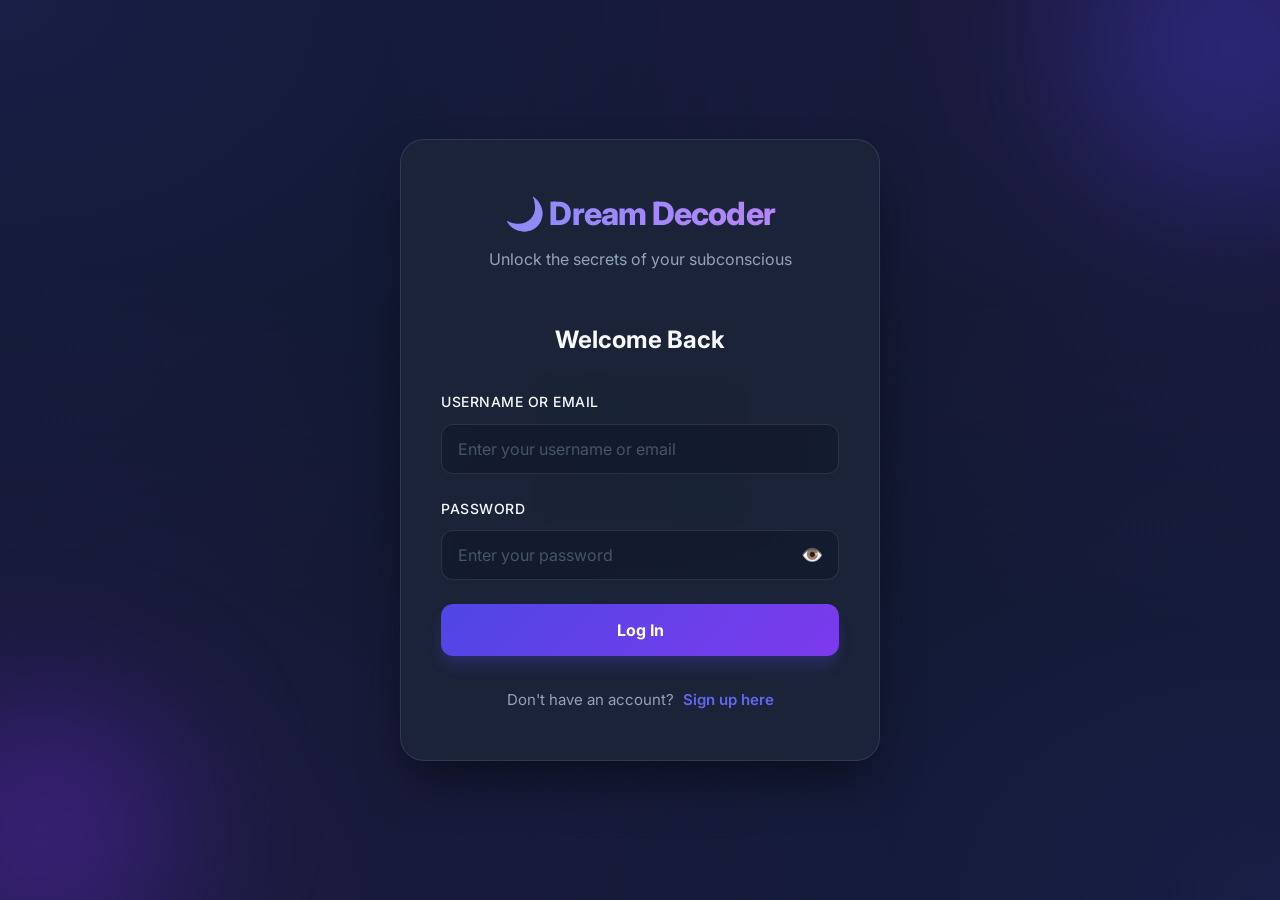
<file: frontend/login.html>
<!DOCTYPE html>
<html lang="en">

<head>
    <meta charset="UTF-8">
    <meta name="viewport" content="width=device-width, initial-scale=1.0">
    <title>Dream Decoder - Login</title>
    <link rel="preconnect" href="https://fonts.googleapis.com">
    <link rel="preconnect" href="https://fonts.gstatic.com" crossorigin>
    <!-- Web Fonts -->
    <link href="https://fonts.googleapis.com/css2?family=Inter:wght@400;500;600;700;800&display=swap" rel="stylesheet">
    <link rel="stylesheet" href="css/styles.css">
    <link rel="stylesheet" href="css/auth.css">
</head>

<body class="auth-page">
    <div class="auth-bg-shapes">
        <div class="shape shape-1"></div>
        <div class="shape shape-2"></div>
    </div>
    <div class="auth-container">
        <div class="auth-card">
            <div class="auth-header">
                <h1>🌙 Dream Decoder</h1>
                <p>Unlock the secrets of your subconscious</p>
            </div>

            <!-- Login Form -->
            <form id="loginForm" class="auth-form">
                <h2 data-i18n="auth_welcome">Welcome Back</h2>

                <div class="form-group">
                    <label for="loginUsername" data-i18n="auth_username">Username or Email</label>
                    <input type="text" id="loginUsername" name="username" required autocomplete="username"
                        data-i18n-placeholder="auth_username_placeholder" placeholder="Enter your username or email">
                </div>

                <div class="form-group">
                    <label for="loginPassword" data-i18n="auth_password">Password</label>
                    <div class="password-input-wrapper">
                        <input type="password" id="loginPassword" name="password" required
                            autocomplete="current-password" data-i18n-placeholder="auth_password_placeholder"
                            placeholder="Enter your password">
                        <button type="button" class="toggle-password" data-target="loginPassword"
                            title="Toggle password visibility">
                            <span class="eye-icon">👁️</span>
                        </button>
                    </div>
                </div>

                <button type="submit" class="btn btn-primary btn-block">
                    <span class="btn-text" data-i18n="btn_login">Log In</span>
                    <span class="btn-status" style="display: none;">
                        <span class="btn-loader" style="display: inline-block; vertical-align: middle;"></span>
                        <span data-i18n="auth_logging_in" style="margin-left: 8px;">Logging in...</span>
                    </span>
                </button>

                <p class="auth-switch">
                    <span data-i18n="auth_no_account">Don't have an account?</span>
                    <a href="#" id="showSignup" data-i18n="auth_to_signup">Sign up here</a>
                </p>
            </form>

            <!-- Signup Form -->
            <form id="signupForm" class="auth-form" style="display: none;">
                <h2 data-i18n="auth_create_account">Create Account</h2>

                <div class="form-group">
                    <label for="signupUsername" data-i18n="auth_username">Username</label>
                    <input type="text" id="signupUsername" name="username" required autocomplete="username"
                        data-i18n-placeholder="auth_signup_username_hint"
                        placeholder="Choose a username (3-20 characters)" pattern="[a-zA-Z0-9_]{3,20}">
                    <small data-i18n="auth_username_hint">Letters, numbers, and underscores only</small>
                </div>

                <div class="form-group">
                    <label for="signupEmail" data-i18n="auth_email">Email</label>
                    <input type="email" id="signupEmail" name="email" required autocomplete="email"
                        data-i18n-placeholder="auth_email_placeholder" placeholder="Enter your email">
                </div>

                <div class="form-group">
                    <label for="signupPassword" data-i18n="auth_password">Password</label>
                    <div class="password-input-wrapper">
                        <input type="password" id="signupPassword" name="password" required autocomplete="new-password"
                            data-i18n-placeholder="auth_password_placeholder" placeholder="Create a strong password"
                            minlength="8">
                        <button type="button" class="toggle-password" data-target="signupPassword"
                            title="Toggle password visibility">
                            <span class="eye-icon">👁️</span>
                        </button>
                    </div>
                    <small data-i18n="auth_password_hint">At least 8 characters, 1 uppercase, 1 lowercase, 1
                        number</small>
                </div>

                <div class="form-group">
                    <label for="signupConfirmPassword" data-i18n="auth_confirm_password">Confirm Password</label>
                    <div class="password-input-wrapper">
                        <input type="password" id="signupConfirmPassword" name="confirmPassword" required
                            autocomplete="new-password" data-i18n-placeholder="auth_confirm_password_placeholder"
                            placeholder="Re-enter your password">
                        <button type="button" class="toggle-password" data-target="signupConfirmPassword"
                            title="Toggle password visibility">
                            <span class="eye-icon">👁️</span>
                        </button>
                    </div>
                </div>

                <button type="submit" class="btn btn-primary btn-block">
                    <span class="btn-text" data-i18n="btn_signup">Sign Up</span>
                    <span class="btn-status" style="display: none;">
                        <span class="btn-loader" style="display: inline-block; vertical-align: middle;"></span>
                        <span data-i18n="auth_creating_account">Creating account...</span>
                    </span>
                </button>

                <p class="auth-switch">
                    <span data-i18n="auth_has_account">Already have an account?</span>
                    <a href="#" id="showLogin" data-i18n="auth_to_login">Log in here</a>
                </p>
            </form>
        </div>
    </div>

    <script src="js/auth.js"></script>
    <script src="js/i18n.js"></script>
    <script>
        // Form switching
        document.getElementById('showSignup').addEventListener('click', (e) => {
            e.preventDefault();
            const loginForm = document.getElementById('loginForm');
            const signupForm = document.getElementById('signupForm');

            loginForm.style.opacity = '0';
            setTimeout(() => {
                loginForm.style.display = 'none';
                signupForm.style.display = 'block';
                signupForm.style.opacity = '1';
            }, 200);
        });

        document.getElementById('showLogin').addEventListener('click', (e) => {
            e.preventDefault();
            const loginForm = document.getElementById('loginForm');
            const signupForm = document.getElementById('signupForm');

            signupForm.style.opacity = '0';
            setTimeout(() => {
                signupForm.style.display = 'none';
                loginForm.style.display = 'block';
                loginForm.style.opacity = '1';
            }, 200);
        });

        // Login form submission
        document.getElementById('loginForm').addEventListener('submit', async (e) => {
            e.preventDefault();

            const btn = e.target.querySelector('button[type="submit"]');
            const btnText = btn.querySelector('.btn-text');
            const btnLoader = btn.querySelector('.btn-status');

            const username = document.getElementById('loginUsername').value.trim();
            const password = document.getElementById('loginPassword').value;

            try {
                btn.disabled = true;
                btnText.style.display = 'none';
                btnLoader.style.display = 'inline';

                await authService.login(username, password);

                // Redirect to main app
                window.location.href = '/';
            } catch (error) {
                alert('Login failed: ' + error.message);
                btn.disabled = false;
                btnText.style.display = 'inline';
                btnLoader.style.display = 'none';
            }
        });

        // Signup form submission
        document.getElementById('signupForm').addEventListener('submit', async (e) => {
            e.preventDefault();

            const btn = e.target.querySelector('button[type="submit"]');
            const btnText = btn.querySelector('.btn-text');
            const btnLoader = btn.querySelector('.btn-status');

            const username = document.getElementById('signupUsername').value.trim();
            const email = document.getElementById('signupEmail').value.trim();
            const password = document.getElementById('signupPassword').value;
            const confirmPassword = document.getElementById('signupConfirmPassword').value;
            const language = 'en'; // Default to English as per requirement

            // Validate passwords match
            if (password !== confirmPassword) {
                alert('Passwords do not match!');
                return;
            }

            try {
                btn.disabled = true;
                btnText.style.display = 'none';
                btnLoader.style.display = 'inline';

                await authService.signup(username, email, password, language);

                // Redirect to main app
                window.location.href = '/';
            } catch (error) {
                alert('Signup failed: ' + error.message);
                btn.disabled = false;
                btnText.style.display = 'inline';
                btnLoader.style.display = 'none';
            }
        });

        // Redirect if already logged in
        if (authService.isAuthenticated()) {
            window.location.href = '/';
        }

        // Password visibility toggle
        document.querySelectorAll('.toggle-password').forEach(button => {
            button.addEventListener('click', () => {
                const targetId = button.getAttribute('data-target');
                const passwordInput = document.getElementById(targetId);
                const eyeIcon = button.querySelector('.eye-icon');

                if (passwordInput.type === 'password') {
                    passwordInput.type = 'text';
                    eyeIcon.textContent = '🙈';
                } else {
                    passwordInput.type = 'password';
                    eyeIcon.textContent = '👁️';
                }
            });
        });
    </script>
</body>

</html>
</file>
<file: frontend/css/styles.css>
/* Dream Decoder - Main Stylesheet */
/* Midnight Voyage Theme */

/* ========================================
   CSS VARIABLES (Design Tokens)
   ======================================== */
:root {
    /* Colors from palette - Midnight Voyage */
    --color-midnight: #2F4157;
    --color-ocean: #577C8E;
    --color-foam: #DAE4EA;

    /* Background colors */
    --color-bg-primary: #1e2d3d;
    --color-bg-secondary: #2F4157;
    --color-bg-tertiary: #3a4f65;
    --color-bg-card: var(--color-bg-secondary);
    --color-bg-card-hover: var(--color-bg-tertiary);

    /* Accent colors */
    --color-primary: #577C8E;
    --color-primary-light: #6a91a5;
    --color-primary-dark: #486a7a;
    --color-secondary: #DAE4EA;
    --color-accent: #8fb3c4;

    /* Text colors */
    --color-text-primary: #f0f4f6;
    --color-text-secondary: #b8c9d4;
    --color-text-muted: #7d93a3;

    /* Semantic colors */
    --color-success: #7ec4a3;
    --color-warning: #e8c47a;
    --color-error: #d98a8a;
    --color-info: #8fb3c4;

    /* Emotion colors */
    --color-joy: #e8c47a;
    --color-sadness: #7d93a3;
    --color-fear: #9b8ec4;
    --color-anger: #d98a8a;
    --color-surprise: #c4a87e;
    --color-love: #c48a9b;

    /* Shadows */
    --shadow-sm: 0 1px 3px rgba(0, 0, 0, 0.25);
    --shadow-md: 0 4px 12px rgba(0, 0, 0, 0.3);
    --shadow-lg: 0 8px 24px rgba(0, 0, 0, 0.35);

    /* Border radius */
    --radius-sm: 6px;
    --radius-md: 10px;
    --radius-lg: 16px;
    --radius-xl: 24px;

    /* Spacing */
    --space-xs: 4px;
    --space-sm: 8px;
    --space-md: 16px;
    --space-lg: 24px;
    --space-xl: 32px;
    --space-2xl: 48px;

    /* Typography */
    --font-primary: 'Inter', -apple-system, BlinkMacSystemFont, sans-serif;
    --font-display: 'Outfit', 'Inter', sans-serif;

    /* Transitions */
    --transition-fast: 0.15s ease;
    --transition-normal: 0.2s ease;
}

/* ========================================
   RESET & BASE STYLES
   ======================================== */
*,
*::before,
*::after {
    box-sizing: border-box;
    margin: 0;
    padding: 0;
}

html {
    font-size: 16px;
    scroll-behavior: smooth;
}

body {
    font-family: var(--font-primary);
    background: var(--color-bg-primary);
    color: var(--color-text-primary);
    line-height: 1.6;
    min-height: 100vh;
    overflow-x: hidden;
    scrollbar-width: none;
    /* Firefox */
    -ms-overflow-style: none;
    /* IE/Edge */
}

body::-webkit-scrollbar {
    display: none;
    /* Chrome, Safari, Opera */
}

/* Shared Scrollbar utility */
.custom-scrollbar::-webkit-scrollbar {
    width: 5px;
}

.custom-scrollbar::-webkit-scrollbar-track {
    background: var(--color-bg-primary);
    border-radius: 3px;
}

.custom-scrollbar::-webkit-scrollbar-thumb {
    background: var(--color-ocean);
    border-radius: 3px;
}

.custom-scrollbar::-webkit-scrollbar-thumb:hover {
    background: var(--color-primary-light);
}

/* ========================================
   APP CONTAINER
   ======================================== */
.app-container {
    max-width: 1400px;
    margin: 0 auto;
    padding: var(--space-lg);
    min-height: 100vh;
}

/* ========================================
   HEADER
   ======================================== */
.app-header {
    display: flex;
    justify-content: space-between;
    align-items: center;
    padding: var(--space-md) var(--space-lg);
    background: rgba(30, 41, 59, 0.8);
    backdrop-filter: blur(16px);
    -webkit-backdrop-filter: blur(16px);
    border-bottom: 1px solid var(--color-bg-tertiary);
    position: sticky;
    top: 0;
    z-index: 1000;
    transition: all var(--transition-normal);
}

.logo {
    display: flex;
    align-items: center;
    gap: var(--space-sm);
}

.logo-icon {
    font-size: 2.2rem;
    filter: drop-shadow(0 0 8px rgba(99, 102, 241, 0.4));
    transition: transform 0.3s ease;
}

.logo:hover .logo-icon {
    transform: rotate(15deg) scale(1.1);
}

.logo h1 {
    font-family: var(--font-display);
    font-size: 1.8rem;
    font-weight: 800;
    letter-spacing: -0.02em;
    background: linear-gradient(to right, #818cf8, #c084fc);
    -webkit-background-clip: text;
    background-clip: text;
    -webkit-text-fill-color: transparent;
}

.tagline {
    font-size: 0.85rem;
    color: var(--color-text-muted);
    font-weight: 500;
    text-transform: uppercase;
    letter-spacing: 2px;
    margin-left: var(--space-lg);
    display: none;
}

@media (min-width: 1024px) {
    .tagline {
        display: block;
    }
}


/* Language Switcher */
.language-switcher {
    display: flex;
    align-items: center;
    gap: var(--space-sm);
    position: absolute;
    top: var(--space-md);
    right: 200px;
}

.language-switcher label {
    font-size: 0.9rem;
    color: var(--color-text-muted);
    font-weight: 500;
}

.language-select {
    padding: var(--space-xs) var(--space-sm);
    background: var(--color-bg-secondary);
    border: 1px solid var(--color-bg-tertiary);
    border-radius: var(--radius-md);
    color: var(--color-text);
    font-size: 0.9rem;
    cursor: pointer;
    transition: all 0.2s ease;
}

.language-select:hover {
    border-color: var(--color-foam);
    background: var(--color-bg-tertiary);
}

.language-select:focus {
    outline: none;
    border-color: var(--color-foam);
    box-shadow: 0 0 0 3px rgba(136, 192, 208, 0.1);
}

.language-select option {
    background: var(--color-bg-secondary);
    color: var(--color-text);
}

/* User Menu */
.user-menu {
    position: relative;
}

.user-menu-btn {
    display: flex;
    align-items: center;
    gap: var(--space-sm);
    padding: var(--space-sm) var(--space-md);
    background: var(--color-bg-tertiary);
    border: 1px solid var(--color-ocean);
    border-radius: var(--radius-md);
    color: var(--color-text-primary);
    font-family: var(--font-primary);
    font-size: 0.9rem;
    font-weight: 500;
    cursor: pointer;
    transition: all var(--transition-fast);
}

.user-menu-btn:hover {
    background: var(--color-ocean);
    border-color: var(--color-primary-light);
}

.user-menu-dropdown {
    position: absolute;
    top: calc(100% + var(--space-sm));
    right: 0;
    background: var(--color-bg-secondary);
    border: 1px solid var(--color-bg-tertiary);
    border-radius: var(--radius-md);
    box-shadow: var(--shadow-lg);
    min-width: 200px;
    z-index: 1000;
    overflow: hidden;
}

.user-menu-dropdown button {
    display: block;
    width: 100%;
    padding: var(--space-md);
    background: transparent;
    border: none;
    color: var(--color-text-primary);
    font-family: var(--font-primary);
    font-size: 0.9rem;
    text-align: left;
    cursor: pointer;
    transition: background var(--transition-fast);
    border-bottom: 1px solid var(--color-bg-tertiary);
}

.user-menu-dropdown button:last-child {
    border-bottom: none;
}

.user-menu-dropdown button:hover {
    background: var(--color-bg-tertiary);
}

.user-menu-dropdown button.danger:hover {
    background: var(--color-error);
    color: white;
}

/* ========================================
   NAVIGATION TABS
   ======================================== */
.tab-nav {
    display: flex;
    justify-content: center;
    gap: var(--space-xs);
    padding: var(--space-xs);
    background: var(--color-bg-secondary);
    border-radius: var(--radius-lg);
    margin-bottom: var(--space-xl);
    border: 1px solid var(--color-bg-tertiary);
    transition: all var(--transition-normal);
}

.tab-btn {
    display: flex;
    align-items: center;
    gap: var(--space-sm);
    padding: var(--space-sm) var(--space-lg);
    background: transparent;
    border: none;
    border-radius: var(--radius-md);
    color: var(--color-text-muted);
    font-family: var(--font-primary);
    font-size: 0.95rem;
    font-weight: 600;
    cursor: pointer;
    transition: all var(--transition-normal);
}

.tab-btn:hover {
    color: var(--color-text-primary);
    background: rgba(255, 255, 255, 0.05);
}

.tab-btn.active {
    color: white;
    background: var(--auth-accent, #6366f1);
    box-shadow: 0 4px 12px rgba(99, 102, 241, 0.3);
}

.tab-icon {
    font-size: 1.2rem;
}

/* Mobile Bottom Navigation */
@media (max-width: 768px) {
    .tab-nav {
        position: fixed;
        bottom: 0;
        left: 0;
        width: 100%;
        margin-bottom: 0;
        border-radius: 20px 20px 0 0;
        z-index: 1001;
        padding: 10px var(--space-md);
        background: rgba(30, 41, 59, 0.95);
        backdrop-filter: blur(12px);
        box-shadow: 0 -10px 25px rgba(0, 0, 0, 0.3);
        justify-content: space-around;
        border-top: 1px solid var(--color-bg-tertiary);
    }

    .tab-btn {
        flex-direction: column;
        gap: 4px;
        padding: 8px var(--space-sm);
        font-size: 0.75rem;
        flex: 1;
        position: relative;
    }

    .tab-btn.active {
        background: transparent;
        color: var(--auth-accent, #6366f1);
        box-shadow: none;
    }

    .tab-btn.active::after {
        content: '';
        position: absolute;
        top: -10px;
        width: 20px;
        height: 3px;
        background: var(--auth-accent, #6366f1);
        border-radius: 0 0 3px 3px;
    }

    .tab-icon {
        font-size: 1.4rem;
    }

    .main-content {
        padding-bottom: 100px;
        /* Space for bottom nav */
    }
}

/* ========================================
   TAB PANELS
   ======================================== */
.tab-panel {
    display: none;
}

.tab-panel.active {
    display: block;
}

/* ========================================
   CARDS
   ======================================== */
.card {
    background: var(--color-bg-card);
    border-radius: var(--radius-lg);
    box-shadow: var(--shadow-sm);
    border: 1px solid var(--color-bg-tertiary);
    overflow: hidden;
}

.card:hover {
    border-color: var(--color-ocean);
}

.card-header {
    display: flex;
    justify-content: space-between;
    align-items: center;
    padding: var(--space-lg);
    border-bottom: 1px solid var(--color-bg-tertiary);
    background: rgba(0, 0, 0, 0.1);
}

.card-header h2 {
    font-family: var(--font-display);
    font-size: 1.1rem;
    font-weight: 600;
    color: var(--color-text-primary);
}

.card-body {
    padding: var(--space-lg);
}

/* ========================================
   PANEL GRIDS
   ======================================== */
.panel-grid {
    display: grid;
    grid-template-columns: 1fr 1fr;
    gap: var(--space-lg);
}

@media (max-width: 1024px) {
    .panel-grid {
        grid-template-columns: 1fr;
    }
}

.analytics-grid {
    display: grid;
    grid-template-columns: repeat(2, 1fr);
    gap: var(--space-lg);
}

@media (max-width: 768px) {
    .analytics-grid {
        grid-template-columns: 1fr;
    }
}

.insights-grid {
    display: grid;
    grid-template-columns: 2fr 1fr;
    gap: var(--space-lg);
}

@media (max-width: 1024px) {
    .insights-grid {
        grid-template-columns: 1fr;
    }
}

.insights-grid .insights-main-card {
    grid-row: span 2;
}

/* New 3-column insights layout */
.insights-grid-3col {
    display: grid;
    grid-template-columns: 1fr 1fr 1fr;
    gap: var(--space-lg);
}

@media (max-width: 1024px) {
    .insights-grid-3col {
        grid-template-columns: 1fr;
    }
}

.quick-stats-horizontal {
    display: flex;
    justify-content: space-around;
    gap: var(--space-md);
    margin-bottom: var(--space-lg);
}

.quick-stats-horizontal .quick-stat {
    flex: 1;
    padding: var(--space-md);
}

.recommendations-list-compact {
    display: grid;
    gap: var(--space-sm);
}

.recommendations-list-compact .recommendation-item {
    padding: var(--space-md);
}

@media (max-width: 1200px) {
    .insights-grid-3col {
        grid-template-columns: 1fr 1fr;
    }
}

@media (max-width: 1024px) {

    .panel-grid,
    .analytics-grid,
    .insights-grid,
    .insights-grid-3col {
        grid-template-columns: 1fr;
    }

    .insights-grid .insights-main-card {
        grid-row: auto;
    }

    .quick-stats-horizontal {
        flex-direction: column;
    }
}

/* ========================================
   FORMS
   ======================================== */
.form-group {
    margin-bottom: var(--space-lg);
}

.form-group label {
    display: block;
    margin-bottom: var(--space-sm);
    color: var(--color-foam);
    font-size: 0.85rem;
    font-weight: 500;
    text-transform: uppercase;
    letter-spacing: 0.5px;
}

.form-row {
    display: grid;
    grid-template-columns: 1fr 1fr;
    gap: var(--space-md);
}

@media (max-width: 600px) {
    .form-row {
        grid-template-columns: 1fr;
    }
}

input[type="text"],
input[type="date"],
input[type="time"],
input[type="number"],
textarea,
select {
    width: 100%;
    padding: var(--space-md);
    background: var(--color-bg-primary);
    border: 1px solid var(--color-bg-tertiary);
    border-radius: var(--radius-md);
    color: var(--color-text-primary);
    font-family: var(--font-primary);
    font-size: 0.95rem;
    transition: border-color var(--transition-fast);
}

input:focus,
textarea:focus,
select:focus {
    outline: none;
    border-color: var(--color-ocean);
}

input::placeholder,
textarea::placeholder {
    color: var(--color-text-muted);
}

textarea {
    resize: vertical;
    min-height: 140px;
    line-height: 1.7;
}

/* Range slider */
input[type="range"] {
    width: calc(100% - 50px);
    height: 6px;
    background: var(--color-bg-tertiary);
    border-radius: 3px;
    appearance: none;
    cursor: pointer;
}

input[type="range"]::-webkit-slider-thumb {
    appearance: none;
    width: 18px;
    height: 18px;
    background: var(--color-foam);
    border-radius: 50%;
    cursor: pointer;
}

.range-value {
    display: inline-block;
    width: 40px;
    text-align: center;
    color: var(--color-foam);
    font-weight: 600;
    font-size: 1.1rem;
}

/* ========================================
   BUTTONS
   ======================================== */
.btn {
    display: inline-flex;
    align-items: center;
    justify-content: center;
    gap: var(--space-sm);
    padding: var(--space-md) var(--space-xl);
    border: none;
    border-radius: var(--radius-md);
    font-family: var(--font-primary);
    font-size: 0.95rem;
    font-weight: 600;
    cursor: pointer;
    transition: background var(--transition-fast), transform var(--transition-fast);
}

.btn-primary {
    background: var(--color-ocean);
    color: var(--color-text-primary);
}

.btn-primary:hover {
    background: var(--color-primary-light);
}

.btn-primary:active {
    transform: scale(0.98);
}

.btn-ghost {
    background: transparent;
    color: var(--color-text-secondary);
    padding: var(--space-sm) var(--space-md);
}

.btn-ghost:hover {
    color: var(--color-foam);
    background: rgba(218, 228, 234, 0.1);
}

.btn-icon {
    font-size: 1.1rem;
}

.btn:disabled {
    opacity: 0.6;
    cursor: not-allowed;
    color: #fff;
    background-color: var(--color-bg-tertiary);
}

/* ========================================
   DREAM LIST
   ======================================== */
.dreams-list {
    max-height: 520px;
    overflow-y: auto;
    padding-right: var(--space-sm);
}

/* The .custom-scrollbar class is used in HTML for these elements */
.dreams-list::-webkit-scrollbar {
    width: 5px;
}

.dreams-list::-webkit-scrollbar-track {
    background: var(--color-bg-primary);
    border-radius: 3px;
}

.dreams-list::-webkit-scrollbar-thumb {
    background: var(--color-ocean);
    border-radius: 3px;
}

.dreams-list::-webkit-scrollbar-thumb:hover {
    background: var(--color-primary-light);
}

.dream-item {
    background: rgba(0, 0, 0, 0.15);
    border-radius: var(--radius-md);
    padding: var(--space-md) var(--space-lg);
    margin-bottom: var(--space-md);
    border-left: 3px solid var(--color-ocean);
    transition: background var(--transition-fast);
}

.dream-item:hover {
    background: rgba(0, 0, 0, 0.25);
}

.dream-item-header {
    display: flex;
    justify-content: space-between;
    align-items: center;
    margin-bottom: var(--space-sm);
}

.dream-date {
    font-size: 0.8rem;
    color: var(--color-text-muted);
    font-weight: 500;
}

.dream-emotion {
    display: inline-flex;
    align-items: center;
    gap: var(--space-xs);
    padding: 3px 10px;
    background: rgba(218, 228, 234, 0.15);
    border-radius: var(--radius-sm);
    font-size: 0.75rem;
    font-weight: 600;
    color: var(--color-foam);
    text-transform: uppercase;
    letter-spacing: 0.3px;
}

.dream-content {
    color: var(--color-text-secondary);
    font-size: 0.9rem;
    line-height: 1.6;
    margin-bottom: var(--space-sm);
    display: -webkit-box;
    -webkit-line-clamp: 3;
    line-clamp: 3;
    -webkit-box-orient: vertical;
    overflow: hidden;
}

.dream-keywords {
    display: flex;
    flex-wrap: wrap;
    gap: var(--space-xs);
}

.keyword-tag {
    padding: 3px 10px;
    background: rgba(143, 179, 196, 0.2);
    border-radius: var(--radius-sm);
    font-size: 0.7rem;
    color: var(--color-accent);
    font-weight: 500;
}

.dream-actions {
    display: flex;
    justify-content: flex-end;
    margin-top: var(--space-sm);
}

.btn-delete {
    background: none;
    border: none;
    color: var(--color-text-muted);
    cursor: pointer;
    padding: var(--space-xs);
    border-radius: var(--radius-sm);
    font-size: 0.9rem;
    transition: color var(--transition-fast);
}

.btn-delete:hover {
    color: var(--color-error);
}

/* ========================================
   SLEEP LIST
   ======================================== */
.sleep-stats {
    display: grid;
    grid-template-columns: 1fr 1fr;
    gap: var(--space-md);
    margin-bottom: var(--space-lg);
}

.stat-card {
    background: rgba(0, 0, 0, 0.15);
    padding: var(--space-lg);
    border-radius: var(--radius-md);
    text-align: center;
    border: 1px solid var(--color-bg-tertiary);
}

.stat-label {
    display: block;
    font-size: 0.75rem;
    color: var(--color-text-muted);
    margin-bottom: var(--space-xs);
    text-transform: uppercase;
    letter-spacing: 0.5px;
}

.stat-value {
    font-family: var(--font-display);
    font-size: 1.6rem;
    font-weight: 600;
    color: var(--color-foam);
}

.sleep-list {
    max-height: 300px;
    overflow-y: auto;
}

.sleep-item {
    display: flex;
    justify-content: space-between;
    align-items: center;
    padding: var(--space-md);
    background: rgba(0, 0, 0, 0.15);
    border-radius: var(--radius-md);
    margin-bottom: var(--space-sm);
    border: 1px solid var(--color-bg-tertiary);
}

.sleep-item-date {
    font-weight: 500;
    font-size: 0.9rem;
    color: var(--color-foam);
}

.sleep-item-times {
    font-size: 0.75rem;
    color: var(--color-text-muted);
    margin-top: 2px;
}

.sleep-item-stats {
    display: flex;
    gap: var(--space-lg);
    color: var(--color-text-secondary);
    font-size: 0.85rem;
}

.sleep-quality-bar {
    width: 80px;
    height: 6px;
    background: var(--color-bg-tertiary);
    border-radius: 3px;
    overflow: hidden;
}

.sleep-quality-fill {
    height: 100%;
    background: var(--color-ocean);
    border-radius: 3px;
}

/* ========================================
   ANALYSIS PREVIEW
   ======================================== */
.analysis-preview {
    margin-top: var(--space-lg);
    padding: var(--space-lg);
    background: rgba(0, 0, 0, 0.15);
    border-radius: var(--radius-md);
    border-left: 3px solid var(--color-accent);
}

.analysis-preview h3 {
    font-size: 0.95rem;
    margin-bottom: var(--space-md);
    color: var(--color-accent);
    font-weight: 600;
}

.analysis-preview.hidden {
    display: none;
}

.analysis-content {
    display: grid;
    gap: var(--space-md);
}

.analysis-row {
    display: flex;
    align-items: center;
    gap: var(--space-md);
}

.analysis-label {
    font-weight: 500;
    color: var(--color-text-muted);
    min-width: 90px;
    font-size: 0.85rem;
}

.analysis-value {
    color: var(--color-text-primary);
    font-size: 0.9rem;
}

.sentiment-positive {
    color: var(--color-success);
}

.sentiment-negative {
    color: var(--color-error);
}

.sentiment-neutral {
    color: var(--color-text-secondary);
}

/* ========================================
   CHARTS
   ======================================== */
.chart-card {
    min-height: 350px;
}

.chart-card canvas {
    max-height: 280px;
}

.period-select {
    padding: var(--space-sm) var(--space-md);
    font-size: 0.8rem;
    background: var(--color-bg-tertiary);
    border-color: transparent;
    border-radius: var(--radius-sm);
}

/* ========================================
   KEYWORDS CLOUD
   ======================================== */
.keywords-cloud {
    display: flex;
    flex-wrap: wrap;
    gap: var(--space-sm);
    justify-content: center;
    padding: var(--space-md);
}

.keyword-cloud-item {
    padding: var(--space-sm) var(--space-md);
    background: rgba(0, 0, 0, 0.15);
    border: 1px solid var(--color-bg-tertiary);
    border-radius: var(--radius-lg);
    color: var(--color-text-secondary);
    font-size: 0.85rem;
    transition: all var(--transition-fast);
}

.keyword-cloud-item:hover {
    background: var(--color-ocean);
    color: var(--color-text-primary);
    border-color: var(--color-ocean);
}

.keyword-cloud-item.large {
    font-size: 1rem;
    font-weight: 600;
    color: var(--color-foam);
}

.keyword-cloud-item.medium {
    font-size: 0.9rem;
    font-weight: 500;
}

/* ========================================
   INSIGHTS
   ======================================== */
.insights-list {
    display: grid;
    gap: var(--space-md);
}

.insight-item {
    display: flex;
    gap: var(--space-md);
    padding: var(--space-lg);
    background: rgba(0, 0, 0, 0.15);
    border-radius: var(--radius-md);
    border-left: 3px solid var(--color-ocean);
}

.insight-item.type-warning {
    border-left-color: var(--color-warning);
}

.insight-item.type-positive {
    border-left-color: var(--color-success);
}

.insight-item.type-info {
    border-left-color: var(--color-info);
}

.insight-icon {
    font-size: 1.4rem;
}

.insight-content h4 {
    font-size: 0.95rem;
    margin-bottom: var(--space-xs);
    color: var(--color-text-primary);
    font-weight: 600;
}

.insight-content p {
    font-size: 0.85rem;
    color: var(--color-text-secondary);
    line-height: 1.5;
}

/* Recommendations */
.recommendations-list {
    display: grid;
    gap: var(--space-md);
}

.recommendation-item {
    padding: var(--space-lg);
    background: rgba(0, 0, 0, 0.15);
    border-radius: var(--radius-md);
    border: 1px solid var(--color-bg-tertiary);
}

.recommendation-item h4 {
    font-size: 0.9rem;
    margin-bottom: var(--space-xs);
    color: var(--color-foam);
    font-weight: 600;
}

.recommendation-item p {
    font-size: 0.85rem;
    color: var(--color-text-secondary);
    line-height: 1.5;
}

.recommendation-item.priority-high {
    border-left: 3px solid var(--color-warning);
}

.recommendation-item.priority-medium {
    border-left: 3px solid var(--color-info);
}

/* ========================================
   HEALTH TIPS
   ======================================== */
.health-tips-list {
    display: grid;
    gap: var(--space-lg);
}

.health-tip-card {
    background: rgba(0, 0, 0, 0.15);
    border-radius: var(--radius-md);
    padding: var(--space-lg);
    border: 1px solid var(--color-bg-tertiary);
}

.health-tip-card:hover {
    border-color: var(--color-ocean);
}

.health-tip-header {
    display: flex;
    align-items: center;
    gap: var(--space-md);
    margin-bottom: var(--space-md);
}

.health-tip-icon {
    font-size: 1.5rem;
}

.health-tip-header h4 {
    font-size: 1rem;
    color: var(--color-foam);
    font-weight: 600;
}

.health-tip-insight {
    font-size: 0.85rem;
    color: var(--color-text-secondary);
    line-height: 1.6;
    margin-bottom: var(--space-md);
    padding: var(--space-md);
    background: rgba(0, 0, 0, 0.1);
    border-radius: var(--radius-sm);
    border-left: 3px solid var(--color-ocean);
    font-style: italic;
}

.health-tip-list {
    list-style: none;
    padding: 0;
    margin: 0;
}

.health-tip-list li {
    position: relative;
    padding: var(--space-sm) 0 var(--space-sm) var(--space-lg);
    font-size: 0.85rem;
    color: var(--color-text-secondary);
    line-height: 1.5;
    border-bottom: 1px solid var(--color-bg-tertiary);
}

.health-tip-list li:last-child {
    border-bottom: none;
}

.health-tip-list li::before {
    content: "✓";
    position: absolute;
    left: 0;
    color: var(--color-success);
    font-weight: 600;
}

/* Quick Stats */
.quick-stats {
    display: grid;
    gap: var(--space-md);
}

.quick-stat {
    display: flex;
    flex-direction: column;
    align-items: center;
    padding: var(--space-lg);
    background: rgba(0, 0, 0, 0.15);
    border-radius: var(--radius-md);
    text-align: center;
    border: 1px solid var(--color-bg-tertiary);
}

.quick-stat .stat-icon {
    font-size: 1.8rem;
    margin-bottom: var(--space-sm);
}

.quick-stat .stat-number {
    font-family: var(--font-display);
    font-size: 1.5rem;
    font-weight: 700;
    color: var(--color-foam);
}

.quick-stat .stat-label {
    font-size: 0.75rem;
    color: var(--color-text-muted);
    margin-top: var(--space-xs);
    text-transform: uppercase;
    letter-spacing: 0.5px;
}

/* ========================================
   EMPTY & LOADING STATES
   ======================================== */
.empty-state {
    text-align: center;
    padding: var(--space-2xl);
    color: var(--color-text-muted);
}

.empty-state.small {
    padding: var(--space-lg);
}

.empty-icon {
    font-size: 2.5rem;
    display: block;
    margin-bottom: var(--space-md);
    opacity: 0.5;
}

.empty-state p {
    margin-bottom: var(--space-sm);
    font-size: 0.9rem;
}

.empty-state .hint {
    font-size: 0.8rem;
    opacity: 0.7;
}

.loading-state {
    text-align: center;
    padding: var(--space-2xl);
}

.loading-icon {
    font-size: 1.8rem;
    display: inline-block;
}

/* ========================================
   TOAST NOTIFICATIONS (PREMIUM)
   ======================================== */
.toast-container {
    position: fixed;
    bottom: var(--space-lg);
    right: var(--space-lg);
    display: flex;
    flex-direction: column;
    gap: var(--space-md);
    z-index: 10000;
}

.toast {
    background: rgba(30, 41, 59, 0.9);
    backdrop-filter: blur(12px);
    -webkit-backdrop-filter: blur(12px);
    border: 1px solid rgba(255, 255, 255, 0.1);
    border-radius: 12px;
    box-shadow: 0 10px 15px -3px rgba(0, 0, 0, 0.3);
    width: 350px;
    overflow: hidden;
    animation: slideInRight 0.3s cubic-bezier(0.16, 1, 0.3, 1);
}

.toast-content {
    display: flex;
    align-items: center;
    gap: var(--space-md);
    padding: 16px;
}

.toast.success {
    border-left: 4px solid var(--color-success);
}

.toast.error {
    border-left: 4px solid var(--color-error);
}

.toast.warning {
    border-left: 4px solid var(--color-warning);
}

.toast.info {
    border-left: 4px solid var(--color-info);
}

.toast-icon {
    font-size: 1.25rem;
    flex-shrink: 0;
}

.toast-message {
    flex: 1;
    font-size: 0.9rem;
    font-weight: 500;
    color: white;
}

.toast-close {
    background: none;
    border: none;
    color: var(--color-text-muted);
    cursor: pointer;
    font-size: 1.25rem;
    padding: 4px;
    transition: color 0.2s;
}

.toast-close:hover {
    color: white;
}

.toast-progress {
    height: 3px;
    background: rgba(255, 255, 255, 0.1);
    width: 100%;
}

.toast-progress-bar {
    height: 100%;
    background: var(--auth-accent, #6366f1);
    width: 100%;
    transform-origin: left;
    animation: progress linear forwards;
}

.toast.success .toast-progress-bar {
    background: var(--color-success);
}

.toast.error .toast-progress-bar {
    background: var(--color-error);
}

.toast.warning .toast-progress-bar {
    background: var(--color-warning);
}

@keyframes progress {
    from {
        transform: scaleX(1);
    }

    to {
        transform: scaleX(0);
    }
}

@keyframes slideInRight {
    from {
        transform: translateX(100%);
        opacity: 0;
    }

    to {
        transform: translateX(0);
        opacity: 1;
    }
}

@keyframes fadeOut {
    from {
        transform: scale(1);
        opacity: 1;
    }

    to {
        transform: scale(0.9);
        opacity: 0;
    }
}

@media (max-width: 480px) {
    .toast-container {
        left: var(--space-md);
        right: var(--space-md);
        bottom: 80px;
        /* Above mobile nav */
    }

    .toast {
        width: 100%;
    }
}

/* ========================================
   UTILITY CLASSES
   ======================================== */
.hidden {
    display: none !important;
}

.text-center {
    text-align: center;
}

.mt-md {
    margin-top: var(--space-md);
}

.mb-md {
    margin-bottom: var(--space-md);
}

/* ========================================
   RESPONSIVE ADJUSTMENTS
   ======================================== */
@media (max-width: 768px) {
    .app-container {
        padding: var(--space-md);
    }

    .logo h1 {
        font-size: 1.5rem;
    }

    .logo-icon {
        font-size: 2rem;
    }

    .card-header {
        padding: var(--space-md);
    }

    .card-body {
        padding: var(--space-md);
    }

    .toast-container {
        left: var(--space-md);
        right: var(--space-md);
        bottom: var(--space-md);
    }

    .toast {
        max-width: none;
    }
}

/* ========================================
   DREAM COUNT BADGE
   ======================================== */
.dream-count {
    font-size: 0.8rem;
    color: var(--color-text-muted);
    font-weight: 500;
    padding: 4px 12px;
    background: rgba(0, 0, 0, 0.2);
    border-radius: var(--radius-sm);
}

/* ========================================
   MODAL POPUP
   ======================================== */
.modal {
    position: fixed;
    top: 0;
    left: 0;
    width: 100%;
    height: 100%;
    z-index: 2000;
    display: flex;
    align-items: center;
    justify-content: center;
}

.modal.hidden {
    display: none;
}

.modal-overlay {
    position: absolute;
    top: 0;
    left: 0;
    width: 100%;
    height: 100%;
    background: rgba(0, 0, 0, 0.7);
    backdrop-filter: blur(4px);
}

.modal-content {
    position: relative;
    background: var(--color-bg-secondary);
    border-radius: var(--radius-lg);
    max-width: 600px;
    width: 90%;
    max-height: 85vh;
    overflow-y: auto;
    box-shadow: var(--shadow-lg);
    border: 1px solid var(--color-bg-tertiary);
    scrollbar-width: none;
    /* Firefox */
    -ms-overflow-style: none;
    /* IE/Edge */
}

.modal-content::-webkit-scrollbar {
    display: none;
    /* Chrome, Safari, Opera */
}

.modal-header {
    display: flex;
    justify-content: space-between;
    align-items: center;
    padding: var(--space-lg);
    border-bottom: 1px solid var(--color-bg-tertiary);
    background: var(--color-bg-primary);
    position: sticky;
    top: 0;
}

.modal-header h3 {
    font-family: var(--font-display);
    font-size: 1.2rem;
    color: var(--color-foam);
}

.modal-close {
    background: none;
    border: none;
    font-size: 1.8rem;
    color: var(--color-text-muted);
    cursor: pointer;
    line-height: 1;
    padding: 0;
}

.modal-close:hover {
    color: var(--color-text-primary);
}

.modal-body {
    padding: var(--space-lg);
}

.modal-date {
    font-size: 0.85rem;
    color: var(--color-text-muted);
    margin-bottom: var(--space-md);
}

.modal-dream-text {
    font-size: 0.95rem;
    color: var(--color-text-primary);
    line-height: 1.7;
    padding: var(--space-lg);
    background: var(--color-bg-primary);
    border-radius: var(--radius-md);
    margin-bottom: var(--space-lg);
    border-left: 3px solid var(--color-ocean);
}

.modal-analysis {
    display: grid;
    gap: var(--space-lg);
}

.analysis-section h4 {
    font-size: 0.8rem;
    color: var(--color-text-muted);
    text-transform: uppercase;
    letter-spacing: 0.5px;
    margin-bottom: var(--space-sm);
}

.modal-emotion-badge {
    display: inline-flex;
    align-items: center;
    gap: var(--space-sm);
    padding: var(--space-sm) var(--space-lg);
    background: rgba(218, 228, 234, 0.15);
    border-radius: var(--radius-lg);
    font-size: 1rem;
    font-weight: 600;
    color: var(--color-foam);
}

.modal-sentiment {
    font-size: 0.95rem;
    padding: var(--space-sm) var(--space-md);
    border-radius: var(--radius-sm);
    display: inline-block;
}

.modal-sentiment.positive {
    color: var(--color-success);
    background: rgba(126, 196, 163, 0.15);
}

.modal-sentiment.negative {
    color: var(--color-error);
    background: rgba(217, 138, 138, 0.15);
}

.modal-sentiment.neutral {
    color: var(--color-text-secondary);
    background: rgba(125, 147, 163, 0.15);
}

.modal-keywords {
    display: flex;
    flex-wrap: wrap;
    gap: var(--space-sm);
}

.modal-keywords .keyword-tag {
    padding: var(--space-sm) var(--space-md);
    font-size: 0.85rem;
}

.modal-health-insight {
    font-size: 0.9rem;
    color: var(--color-text-secondary);
    line-height: 1.6;
    padding: var(--space-md);
    background: rgba(0, 0, 0, 0.15);
    border-radius: var(--radius-sm);
    font-style: italic;
}

/* Make dream items clickable */
.dream-item {
    cursor: pointer;
    background: var(--color-bg-card);
    border-radius: var(--radius-md);
    padding: var(--space-lg);
    margin-bottom: var(--space-md);
    border: 1px solid var(--color-bg-tertiary);
    border-left: 4px solid var(--color-accent);
    transition: all var(--transition-normal);
    position: relative;
    overflow: hidden;
}

.dream-item:hover {
    background: var(--color-bg-card-hover);
    border-color: var(--color-ocean);
    transform: translateY(-2px);
    box-shadow: var(--shadow-md);
}

.dream-item-header {
    display: flex;
    justify-content: space-between;
    align-items: flex-start;
    margin-bottom: var(--space-md);
}

.dream-header-left {
    display: flex;
    flex-direction: column;
    gap: var(--space-xs);
}

.dream-badges {
    display: flex;
    flex-wrap: wrap;
    gap: 6px;
    margin-top: 4px;
}

.category-badge {
    padding: 2px 8px;
    border-radius: 4px;
    font-size: 0.7rem;
    font-weight: 700;
    text-transform: uppercase;
    letter-spacing: 0.5px;
}

.badge-nightmare {
    background: rgba(217, 138, 138, 0.2);
    color: #ff9999;
    border: 1px solid rgba(217, 138, 138, 0.3);
}

.badge-lucid {
    background: rgba(143, 179, 196, 0.2);
    color: #99ccff;
    border: 1px solid rgba(143, 179, 196, 0.3);
}

.badge-recurring {
    background: rgba(155, 142, 196, 0.2);
    color: #ccb3ff;
    border: 1px solid rgba(155, 142, 196, 0.3);
}

/* ========================================
   VOICE TO TEXT
   ======================================== */
.textarea-container {
    position: relative;
    width: 100%;
}

.btn-voice {
    position: absolute;
    bottom: 12px;
    right: 12px;
    width: 40px;
    height: 40px;
    border-radius: 50%;
    background: var(--color-bg-secondary);
    border: 1px solid var(--color-bg-tertiary);
    color: var(--color-text-muted);
    display: flex;
    align-items: center;
    justify-content: center;
    cursor: pointer;
    transition: all var(--transition-fast);
    z-index: 5;
}

.btn-voice:hover {
    background: var(--color-ocean);
    color: var(--color-foam);
    border-color: var(--color-ocean);
    transform: scale(1.05);
}

.btn-voice.recording {
    background: var(--color-error);
    color: white;
    border-color: var(--color-error);
    animation: pulse 1.5s infinite;
}

@keyframes pulse {
    0% {
        transform: scale(1);
        opacity: 1;
    }

    50% {
        transform: scale(1.1);
        opacity: 0.8;
    }

    100% {
        transform: scale(1);
        opacity: 1;
    }
}

/* ========================================
   MODAL FOOTER & ACTIONS
   ======================================== */
.modal-footer {
    padding: var(--space-lg);
    border-top: 1px solid var(--color-bg-tertiary);
    background: rgba(0, 0, 0, 0.1);
}

.modal-actions {
    display: flex;
    justify-content: flex-end;
    gap: var(--space-md);
}

.btn-secondary {
    background: var(--color-bg-tertiary);
    color: var(--color-text-primary);
}

.btn-secondary:hover {
    background: var(--color-ocean);
}

.btn-accent {
    background: var(--color-accent);
    color: var(--color-bg-primary);
}

.btn-accent:hover {
    background: var(--color-foam);
}

/* ========================================
   IMAGE PLACEHOLDER
   ======================================== */
.image-placeholder-container {
    margin-top: var(--space-lg);
    padding: var(--space-xl);
    background: rgba(0, 0, 0, 0.2);
    border: 2px dashed var(--color-bg-tertiary);
    border-radius: var(--radius-lg);
    text-align: center;
    color: var(--color-text-muted);
}

.image-placeholder-icon {
    font-size: 3rem;
    display: block;
    margin-bottom: var(--space-md);
    opacity: 0.5;
}

.image-placeholder-text {
    font-size: 0.9rem;
    margin-bottom: var(--space-sm);
}

.image-placeholder-hint {
    font-size: 0.8rem;
    font-style: italic;
    opacity: 0.7;
}

@media (max-width: 480px) {
    .modal-actions {
        flex-direction: column;
    }

    .modal-actions .btn {
        width: 100%;
    }
}

/* ========================================
   PSYCHOLOGICAL INTERPRETATION STYLES
   ======================================== */
.interpretation-element {
    background: rgba(0, 0, 0, 0.1);
    border-radius: var(--radius-md);
    margin-bottom: var(--space-lg);
    border: 1px solid var(--color-bg-tertiary);
    overflow: hidden;
}

.element-header {
    display: flex;
    align-items: center;
    gap: var(--space-md);
    padding: var(--space-md) var(--space-lg);
    background: rgba(87, 124, 142, 0.15);
    border-bottom: 1px solid var(--color-bg-tertiary);
}

.element-number {
    display: flex;
    align-items: center;
    justify-content: center;
    width: 28px;
    height: 28px;
    background: var(--color-ocean);
    color: var(--color-white);
    border-radius: 50%;
    font-weight: 700;
    font-size: 0.85rem;
    flex-shrink: 0;
}

.element-text {
    font-weight: 600;
    color: var(--color-foam);
    font-size: 1rem;
}

.element-body {
    padding: var(--space-lg);
    display: grid;
    gap: var(--space-md);
}

.element-insight strong {
    display: block;
    font-size: 0.75rem;
    color: var(--color-text-muted);
    text-transform: uppercase;
    letter-spacing: 0.5px;
    margin-bottom: var(--space-xs);
}

.element-insight p {
    font-size: 0.9rem;
    color: var(--color-text-secondary);
    line-height: 1.6;
}

.overall-interpretation {
    margin-top: var(--space-xl);
    padding: var(--space-lg);
    background: rgba(218, 228, 234, 0.05);
    border-radius: var(--radius-md);
    border-left: 4px solid var(--color-ocean);
}

.overall-interpretation h5 {
    font-size: 0.9rem;
    color: var(--color-foam);
    margin-bottom: var(--space-sm);
    font-weight: 600;
}

.overall-interpretation p {
    font-size: 0.95rem;
    color: var(--color-text-primary);
    line-height: 1.7;
}

.final-insight {
    margin-top: var(--space-xl);
    padding: var(--space-lg);
    text-align: center;
    background: linear-gradient(to right, transparent, rgba(87, 124, 142, 0.1), transparent);
    border-radius: var(--radius-lg);
}

.final-insight p {
    font-size: 1.05rem;
    color: var(--color-accent);
    line-height: 1.6;
    font-style: italic;
}

#modal-interpretation-section {
    border-top: 1px solid var(--color-bg-tertiary);
    padding-top: var(--space-xl);
    margin-top: var(--space-xl);
}
</file>
<file: frontend/css/auth.css>
/* 
 * Dream Decoder - Premium Auth Styles
 * Implements Glassmorphism, Modern Typography, and Cosmic Aesthetics
 */

:root {
    --auth-bg-primary: #0f172a;
    --auth-bg-secondary: #1e293b;
    --auth-accent: #6366f1;
    --auth-accent-hover: #4f46e5;
    --auth-text-main: #f8fafc;
    --auth-text-muted: #94a3b8;
    --auth-glass-bg: rgba(30, 41, 59, 0.7);
    --auth-glass-border: rgba(255, 255, 255, 0.1);
    --auth-shadow: 0 25px 50px -12px rgba(0, 0, 0, 0.5);
    --auth-gradient: linear-gradient(135deg, #4f46e5 0%, #7c3aed 100%);
}

* {
    margin: 0;
    padding: 0;
    box-sizing: border-box;
    font-family: 'Inter', -apple-system, BlinkMacSystemFont, "Segoe UI", Roboto, Helvetica, Arial, sans-serif;
}

.auth-page {
    background-color: var(--auth-bg-primary);
    background-image:
        radial-gradient(at 0% 0%, rgba(79, 70, 229, 0.15) 0px, transparent 50%),
        radial-gradient(at 100% 0%, rgba(124, 58, 237, 0.15) 0px, transparent 50%),
        radial-gradient(at 100% 100%, rgba(79, 70, 229, 0.15) 0px, transparent 50%),
        radial-gradient(at 0% 100%, rgba(124, 58, 237, 0.15) 0px, transparent 50%);
    min-height: 100vh;
    display: flex;
    align-items: center;
    justify-content: center;
    padding: 24px;
    overflow-x: hidden;
}

.auth-container {
    width: 100%;
    max-width: 480px;
    position: relative;
    z-index: 1;
}

/* Background floating elements */
.auth-bg-shapes {
    position: absolute;
    top: 0;
    left: 0;
    width: 100%;
    height: 100%;
    overflow: hidden;
    z-index: -1;
    pointer-events: none;
}

.shape {
    position: absolute;
    filter: blur(80px);
    border-radius: 50%;
    opacity: 0.4;
    animation: float 20s infinite alternate ease-in-out;
}

.shape-1 {
    width: 300px;
    height: 300px;
    background: #4338ca;
    top: -100px;
    right: -100px;
}

.shape-2 {
    width: 250px;
    height: 250px;
    background: #6d28d9;
    bottom: -50px;
    left: -80px;
    animation-delay: -5s;
}

@keyframes float {
    0% {
        transform: translate(0, 0) scale(1);
    }

    100% {
        transform: translate(30px, 40px) scale(1.1);
    }
}

.auth-card {
    background: var(--auth-glass-bg);
    backdrop-filter: blur(12px);
    -webkit-backdrop-filter: blur(12px);
    border: 1px solid var(--auth-glass-border);
    border-radius: 24px;
    box-shadow: var(--auth-shadow);
    overflow: hidden;
    animation: slideUp 0.6s cubic-bezier(0.16, 1, 0.3, 1);
}

@keyframes slideUp {
    from {
        opacity: 0;
        transform: translateY(20px);
    }

    to {
        opacity: 1;
        transform: translateY(0);
    }
}

.auth-header {
    padding: 48px 40px 24px;
    text-align: center;
}

.auth-header h1 {
    color: var(--auth-text-main);
    font-size: 32px;
    font-weight: 800;
    margin-bottom: 8px;
    letter-spacing: -0.025em;
    background: linear-gradient(to right, #818cf8, #c084fc);
    -webkit-background-clip: text;
    background-clip: text;
    -webkit-text-fill-color: transparent;
}

.auth-header p {
    color: var(--auth-text-muted);
    font-size: 16px;
}

.auth-form {
    padding: 24px 40px 48px;
}

.auth-form h2 {
    color: var(--auth-text-main);
    font-size: 24px;
    font-weight: 700;
    margin-bottom: 32px;
    text-align: center;
}

.form-group {
    margin-bottom: 24px;
}

.form-group label {
    display: block;
    margin-bottom: 10px;
    color: var(--auth-text-main);
    font-size: 14px;
    font-weight: 500;
}

.form-group input,
.form-group select {
    width: 100%;
    padding: 14px 16px;
    background: rgba(15, 23, 42, 0.6);
    border: 1px solid var(--auth-glass-border);
    border-radius: 12px;
    color: var(--auth-text-main);
    font-size: 16px;
    transition: all 0.2s ease;
}

.form-group input:focus,
.form-group select:focus {
    outline: none;
    border-color: var(--auth-accent);
    background: rgba(15, 23, 42, 0.8);
    box-shadow: 0 0 0 4px rgba(99, 102, 241, 0.15);
}

.form-group input::placeholder {
    color: #475569;
}

.password-input-wrapper {
    position: relative;
    display: flex;
    align-items: center;
}

.password-input-wrapper input {
    padding-right: 48px;
}

.toggle-password {
    position: absolute;
    right: 12px;
    background: none;
    border: none;
    color: var(--auth-text-muted);
    cursor: pointer;
    padding: 4px;
    display: flex;
    align-items: center;
    justify-content: center;
    transition: all 0.2s ease;
    z-index: 2;
}

.toggle-password:hover {
    color: var(--auth-text-main);
    transform: scale(1.1);
}

.toggle-password .eye-icon {
    font-size: 18px;
}

.form-group small {
    display: block;
    margin-top: 8px;
    color: var(--auth-text-muted);
    font-size: 12px;
    line-height: 1.5;
}

.btn {
    width: 100%;
    padding: 16px;
    border: none;
    border-radius: 12px;
    font-size: 16px;
    font-weight: 700;
    cursor: pointer;
    transition: all 0.2s ease;
    display: flex;
    align-items: center;
    justify-content: center;
    gap: 10px;
}

.btn-primary {
    background: var(--auth-gradient);
    color: white;
    box-shadow: 0 10px 15px -3px rgba(79, 70, 229, 0.3);
}

.btn-primary:hover:not(:disabled) {
    transform: translateY(-2px);
    box-shadow: 0 20px 25px -5px rgba(79, 70, 229, 0.4);
    filter: brightness(1.1);
}

.btn-primary:active:not(:disabled) {
    transform: translateY(0);
}

.btn-primary:disabled {
    opacity: 0.5;
    cursor: not-allowed;
}

.auth-switch {
    text-align: center;
    margin-top: 32px;
    color: var(--auth-text-muted);
    font-size: 15px;
}

.auth-switch a {
    color: var(--auth-accent);
    text-decoration: none;
    font-weight: 600;
    margin-left: 5px;
}

.auth-switch a:hover {
    color: #818cf8;
    text-decoration: underline;
}

/* Animations for form switching */
.auth-form {
    animation: fadeIn 0.4s ease-out;
}

@keyframes fadeIn {
    from {
        opacity: 0;
        transform: scale(0.98);
    }

    to {
        opacity: 1;
        transform: scale(1);
    }
}

/* Loader Styles */
.btn-loader {
    width: 20px;
    height: 20px;
    border: 3px solid rgba(255, 255, 255, 0.3);
    border-top-color: white;
    border-radius: 50%;
    animation: spin 0.8s linear infinite;
}

@keyframes spin {
    to {
        transform: rotate(360deg);
    }
}

/* Responsive adjustments */
@media (max-width: 480px) {
    .auth-card {
        border-radius: 0;
        background: transparent;
        border: none;
        box-shadow: none;
    }

    .auth-page {
        padding: 0;
        background: var(--auth-bg-primary);
    }

    .auth-header {
        padding-top: 60px;
    }

    .auth-form {
        padding: 24px 24px 60px;
    }
}
</file>
